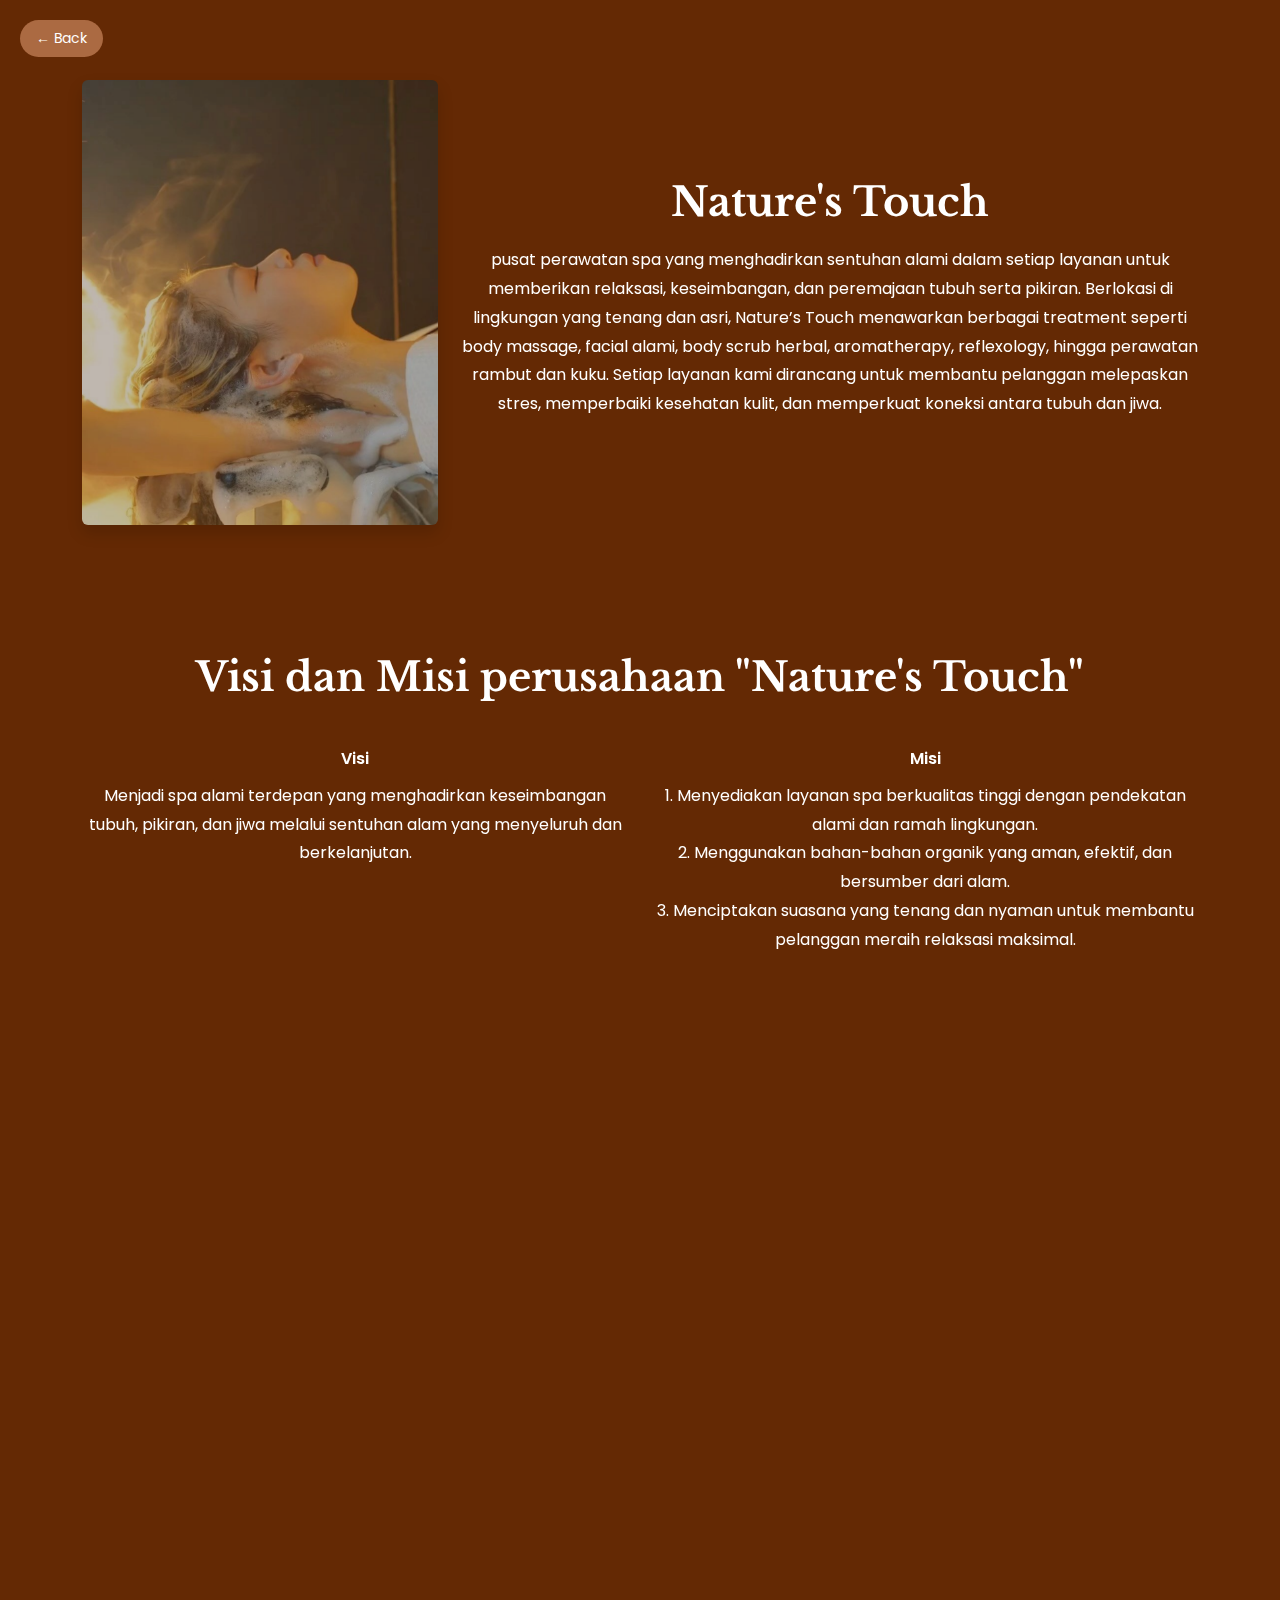
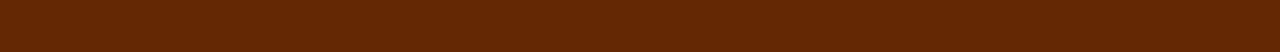
<file: nature's touch/treatment website/aboutus.html>
<!DOCTYPE html>
<html lang="en">
  <head>
    <title>About Us</title>
    <meta charset="UTF-8" />
    <meta name="viewport" content="width=device-width, initial-scale=1.0" />

    <!-- Bootstrap -->
    <link
      href="https://cdn.jsdelivr.net/npm/bootstrap@5.3.3/dist/css/bootstrap.min.css"
      rel="stylesheet"
    />

    <!-- Custom Styles -->
    <link rel="stylesheet" href="style4.css" />

    <!-- Google Fonts -->
    <link
      href="https://fonts.googleapis.com/css2?family=Libre+Baskerville&family=Josefin+Sans&family=Poppins&display=swap"
      rel="stylesheet"
    />

    <!-- AOS -->
    <link
      href="https://cdn.jsdelivr.net/npm/aos@2.3.4/dist/aos.css"
      rel="stylesheet"
    />
  </head>
  <body>
    <button class="back-button" onclick="history.back()">← Back</button>

    <!-- About Us -->
    <section id="about-us" class="section-padding bg-white">
      <div class="container">
        <div class="row align-items-center">
          <div
            class="col-lg-4 mb-4 mb-lg-0"
            data-aos="zoom-in"
            data-aos-delay="300"
          >
            <img
              src="pink asset/card1.png"
              alt="About Us"
              class="img-fluid rounded shadow"
            />
          </div>
          <div class="col-lg-8 mt-2" data-aos="fade-left" data-aos-delay="500">
            <div class="about-us-text text-center">
              <h2 class="section-title"> Nature's Touch </h2>
              <p class="about-description">
                pusat perawatan spa yang menghadirkan sentuhan alami dalam setiap layanan untuk memberikan relaksasi, keseimbangan, dan peremajaan tubuh serta pikiran. Berlokasi di lingkungan yang tenang dan asri, Nature’s Touch menawarkan berbagai treatment seperti body massage, facial alami, body scrub herbal, aromatherapy, reflexology, hingga perawatan rambut dan kuku. Setiap layanan kami dirancang untuk membantu pelanggan melepaskan stres, memperbaiki kesehatan kulit, dan memperkuat koneksi antara tubuh dan jiwa.
              </p>
            </div>
          </div>
        </div>
      </div>
    </section>

    <!-- Visi & Misi -->
    <section class="py-5 bg-white text-center">
      <div class="container">
        <h2 class="section-title" data-aos="fade-down" data-aos-delay="200">
          Visi dan Misi perusahaan "Nature's Touch"
        </h2>
        <div class="row g-4 mt-3">
          <div class="col-md-6" data-aos="fade-up" data-aos-delay="300">
            <h4 class="fw-semibold">Visi</h4>
            <p class="text-muted">
              Menjadi spa alami terdepan yang menghadirkan keseimbangan tubuh, pikiran, 
              dan jiwa melalui sentuhan alam yang menyeluruh dan berkelanjutan.
            </p>
          </div>
          <div class="col-md-6" data-aos="fade-up" data-aos-delay="400">
            <h4 class="fw-semibold">Misi</h4>
            <p class="text-muted">
              1. Menyediakan layanan spa berkualitas tinggi dengan pendekatan alami dan ramah lingkungan. </br>
              2. Menggunakan bahan-bahan organik yang aman, efektif, dan bersumber dari alam. </br>
              3. Menciptakan suasana yang tenang dan nyaman untuk membantu pelanggan meraih relaksasi maksimal.

            </p>
          </div>
        </div>
      </div>
    </section>

    <!-- Gallery -->
    <section id="gallery" class="py-5 bg-white text-center">
      <div class="container" data-aos="fade-down" data-aos-delay="200">
        <h2 class="section-title"> Our Journey </h2>
        <div class="row">
          <div class="col-lg-4 mb-4" data-aos="zoom-in" data-aos-delay="300">
            <img
              src="pink asset/card2.png"
              alt="Gallery"
              class="img-fluid rounded shadow"
            />
          </div>
          <div class="col-lg-4 mb-4" data-aos="zoom-in" data-aos-delay="400">
            <img
              src="pink asset/card3.png"
              alt="Gallery"
              class="img-fluid rounded shadow"
            />
          </div>
          <div class="col-lg-4 mb-4" data-aos="zoom-in" data-aos-delay="500">
            <img
              src="pink asset/card4.png"
              alt="Gallery"
              class="img-fluid rounded shadow"
            />
          </div>
        </div>
      </div>
    </section>

    <!-- JS -->
    <script src="https://cdn.jsdelivr.net/npm/bootstrap@5.3.3/dist/js/bootstrap.bundle.min.js"></script>
    <script src="https://cdn.jsdelivr.net/npm/aos@2.3.4/dist/aos.js"></script>
    <script>
      AOS.init({
        duration: 1000,
        once: true,
      })
    </script>
  </body>
</html>
</file>
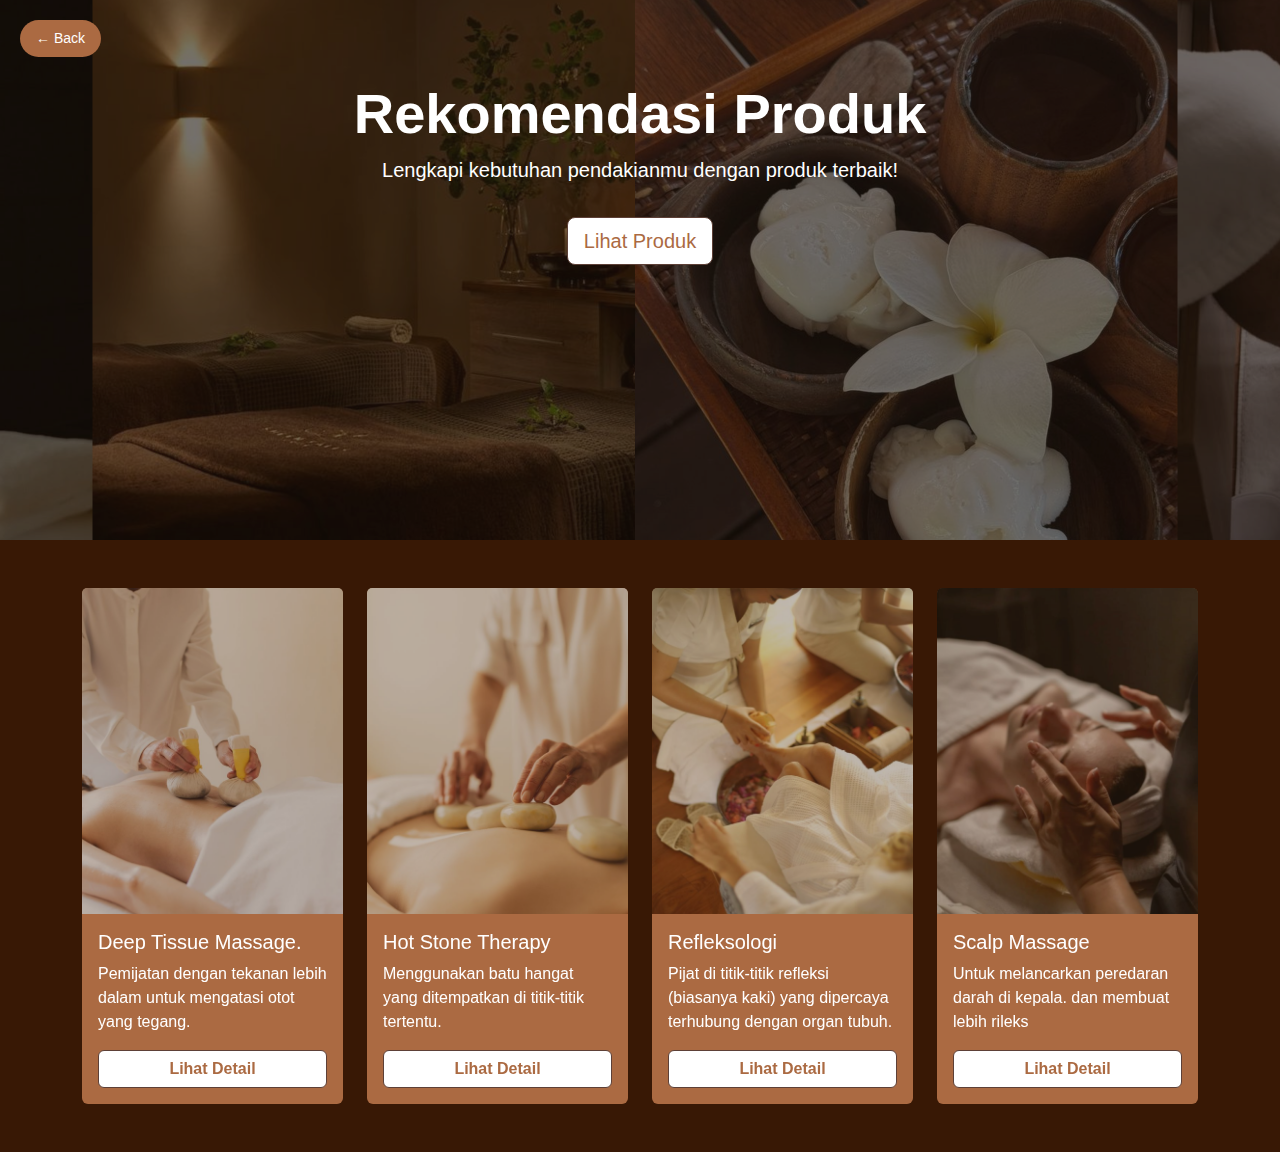
<file: nature's touch/treatment website/catalogue.html>
<!DOCTYPE html>
<html lang="id">
  <head>
    <meta charset="UTF-8" />
    <meta name="viewport" content="width=device-width, initial-scale=1" />
    <title>Produk Nature's Touch </title>
    <link
      href="https://cdn.jsdelivr.net/npm/bootstrap@5.3.3/dist/css/bootstrap.min.css"
      rel="stylesheet"
    />
    <link href="https://unpkg.com/aos@2.3.4/dist/aos.css" rel="stylesheet" />
    <link rel="stylesheet" href="style3.css" />
  </head>
  <body>

    <!-- Hero Section -->
    <section class="hero-highlight text-white text-center" data-aos="fade-up">
      <div class="overlay"></div>
      <div class="container position-relative">
        <h1 class="display-4 fw-bold">Rekomendasi Produk</h1>
        <p class="lead">
          Lengkapi kebutuhan pendakianmu dengan produk terbaik!
        </p>
        <a href="#catalogue.html" class="btn btn-warning btn-lg mt-3">Lihat Produk</a>
      </div>
    </section>
    <button class="back-button" onclick="history.back()">← Back</button>

    <!-- Card Produk -->
    <section class="container py-5" id="produk">
      <div class="row g-4">
        <!-- Produk 1 -->
        <div class="col-md-6 col-lg-3" data-aos="zoom-in" data-aos-delay="100">
          <div class="card bg-dark text-white h-100">
            <img
              src="pink asset/produk1.png"
              class="card-img-top"
              alt="Carrier Gunung"
            />
            <div class="card-body">
              <h5 class="card-title"> Deep Tissue Massage. </h5>
              <p class="card-text">
                Pemijatan dengan tekanan lebih dalam untuk mengatasi otot yang tegang.

              </p>
              <button
                class="btn btn-warning btn-detail w-100"
                data-bs-toggle="modal"
                data-bs-target="#detailModal"
                data-title="Deep Tissue Massage."
                data-desc="Tujuan dari Deep Tissue Massage adalah untuk mengatasi ketegangan otot yang kronis dan memperbaiki masalah pada jaringan otot yang lebih dalam. Terapi ini dirancang untuk meningkatkan sirkulasi darah dan aliran oksigen ke dalam otot, sehingga membantu mempercepat proses penyembuhan dan mengurangi peradangan."
              >
                Lihat Detail
              </button>
            </div>
          </div>
        </div>

        <!-- Produk 2 -->
        <div class="col-md-6 col-lg-3" data-aos="zoom-in" data-aos-delay="200">
          <div class="card bg-dark text-white h-100">
            <img
              src="pink asset/produk2.png"
              class="card-img-top"
              alt="Sepatu Hiking"
            />
            <div class="card-body">
              <h5 class="card-title">Hot Stone Therapy </h5>
              <p class="card-text">
                Menggunakan batu hangat yang ditempatkan di titik-titik tertentu.
              </p>
              <button
                class="btn btn-warning btn-detail w-100"
                data-bs-toggle="modal"
                data-bs-target="#detailModal"
                data-title="Hot Stone Therapy"
                data-desc="Tujuan dari Hot Stone Therapy adalah untuk memberikan relaksasi yang mendalam dan meredakan ketegangan otot serta stres emosional. Terapi ini menggunakan batu yang dipanaskan dan ditempatkan pada titik-titik tertentu di tubuh guna membantu memperlancar sirkulasi darah dan energi, sehingga tubuh dapat lebih cepat mengalami pemulihan."
              >
                Lihat Detail
              </button>
            </div>
          </div>
        </div>

        <!-- Produk 3 -->
        <div class="col-md-6 col-lg-3" data-aos="zoom-in" data-aos-delay="300">
          <div class="card bg-dark text-white h-100">
            <img
              src="pink asset/produk3.png"
              class="card-img-top"
              alt="Tenda Camping"
            />
            <div class="card-body">
              <h5 class="card-title"> Refleksologi </h5>
              <p class="card-text">
                Pijat di titik-titik refleksi (biasanya kaki) yang dipercaya terhubung dengan organ tubuh.
              </p>
              <button
                class="btn btn-warning btn-detail w-100"
                data-bs-toggle="modal"
                data-bs-target="#detailModal"
                data-title=" Refleksologi"
                data-desc="Terapi ini bertujuan untuk memperlancar sirkulasi darah, meningkatkan fungsi saraf, serta membantu menghilangkan racun dari dalam tubuh melalui sistem limfatik. Selain itu, refleksiologi juga bermanfaat untuk meredakan stres, mengurangi ketegangan otot, dan menyeimbangkan energi tubuh. "
              >
                Lihat Detail
              </button>
            </div>
          </div>
        </div>

        <!-- Produk 4 -->
        <div class="col-md-6 col-lg-3" data-aos="zoom-in" data-aos-delay="400">
          <div class="card bg-dark text-white h-100">
            <img
              src="pink asset/produk4.png"
              class="card-img-top"
              alt="Jaket Outdoor"
            />
            <div class="card-body">
              <h5 class="card-title">Scalp Massage </h5>
              <p class="card-text"> Untuk melancarkan peredaran darah di kepala. dan membuat lebih rileks </p>
              <button
                class="btn btn-warning btn-detail w-100"
                data-bs-toggle="modal"
                data-bs-target="#detailModal"
                data-title="Scalp Massage"
                data-desc="Tujuan dari Scalp Massage adalah untuk merangsang aliran darah ke kulit kepala, yang dapat membantu menutrisi folikel rambut dan mendorong pertumbuhan rambut yang sehat. Pijatan pada kulit kepala juga bertujuan untuk mengurangi ketegangan otot di area kepala, leher, dan bahu, sehingga dapat meredakan sakit kepala, migrain, dan stres."
              >
                Lihat Detail
              </button>
            </div>
          </div>
        </div>
      </div>
    </section>

    <!-- Modal -->
    <div
      class="modal fade"
      id="detailModal"
      tabindex="-1"
      aria-labelledby="detailModalLabel"
      aria-hidden="true"
    >
      <div class="modal-dialog">
        <div class="modal-content text-white bg-dark">
          <div class="modal-header">
            <h5 class="modal-title" id="detailModalLabel">Judul Produk</h5>
            <button
              type="button"
              class="btn-close btn-close-white"
              data-bs-dismiss="modal"
              aria-label="Close"
            ></button>
          </div>
          <div class="modal-body" id="modal-desc">
            Deskripsi produk akan muncul di sini.
          </div>
        </div>
      </div>
    </div>

    <script src="https://cdn.jsdelivr.net/npm/bootstrap@5.3.3/dist/js/bootstrap.bundle.min.js"></script>
    <script src="https://unpkg.com/aos@2.3.4/dist/aos.js"></script>
    <script>
      AOS.init({
        duration: 1000,
        once: true,
      })
    </script>
    <script src="catalogue.js"></script>
  </body>
</html>
</file>
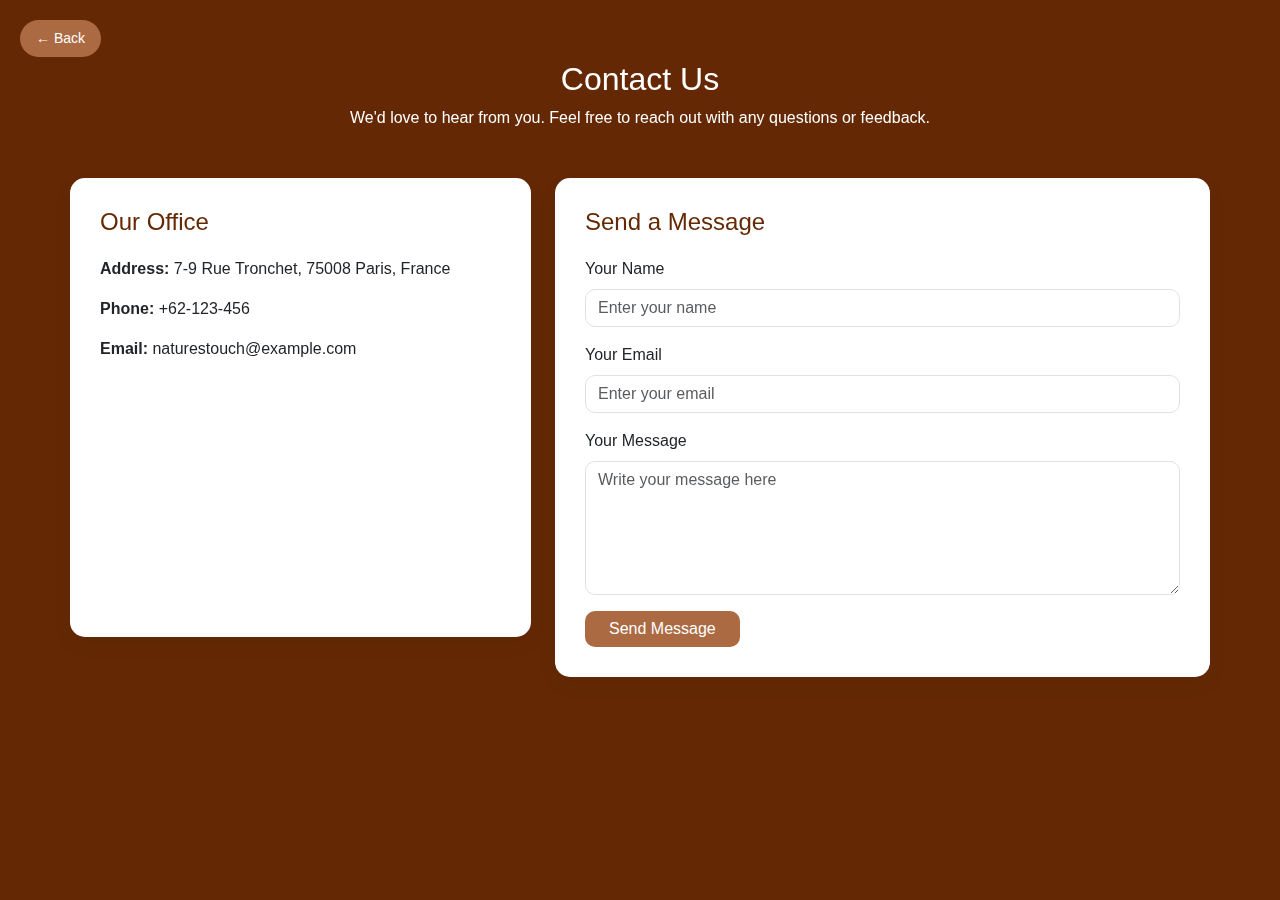
<file: nature's touch/treatment website/contactform.html>
<!DOCTYPE html>
<html lang="en">
  <head>
    <meta charset="UTF-8" />
    <meta name="viewport" content="width=device-width, initial-scale=1" />
    <title>Contact Us</title>
    <link
      href="https://cdn.jsdelivr.net/npm/bootstrap@5.3.2/dist/css/bootstrap.min.css"
      rel="stylesheet"
    />
    <link href="style1.css" rel="stylesheet" />
    <link href="https://unpkg.com/aos@2.3.4/dist/aos.css" rel="stylesheet" />
  </head>
  <body>
    <button class="back-button" onclick="history.back()">← Back</button>
    
    <div class="container contact-section">
      <div class="text-center mb-5" data-aos="fade-down">
        <h2>Contact Us</h2>
        <p class="text-muted">
          We'd love to hear from you. Feel free to reach out with any questions
          or feedback.
        </p>
      </div>

      <div class="row g-4">
        <!-- Contact Info -->
        <div class="col-md-5" data-aos="fade-right">
          <div class="contact-info">
            <h4>Our Office</h4>
            <p>
              <strong>Address:</strong> 7-9 Rue Tronchet, 75008 Paris, France
            </p>
            <p><strong>Phone:</strong> +62-123-456 </p>
            <p><strong>Email:</strong> naturestouch@example.com</p>

            <!-- Google Maps -->
            <div class="map-responsive" data-aos="zoom-in">
              <iframe
                src="https://www.google.com/maps/embed?pb=!1m18!1m12!1m3!1d2624.310903767094!2d2.3252204999999995!3d48.87134939999999!2m3!1f0!2f0!3f0!3m2!1i1024!2i768!4f13.1!3m3!1m2!1s0x47e66fc250864575%3A0x1590151d0ba232bf!2sEPILIUM%20%26%20SKIN%20-%20Epilation%20laser%20Paris%20-%20M%C3%A9decine%20Esthetique!5e0!3m2!1sen!2sid!4v1747719388098!5m2!1sen!2sid"
                allowfullscreen=""
                loading="lazy"
                referrerpolicy="no-referrer-when-downgrade"
                style="width: 100%; height: 250px; border: 0"
              >
              </iframe>
            </div>
          </div>
        </div>

        <!-- Contact Form -->
        <div class="col-md-7" data-aos="fade-left">
          <div class="contact-info">
            <h4>Send a Message</h4>
            <form>
              <div class="mb-3" data-aos="fade-up" data-aos-delay="100">
                <label for="name" class="form-label">Your Name</label>
                <input
                  type="text"
                  class="form-control"
                  id="name"
                  placeholder="Enter your name"
                  required
                />
              </div>
              <div class="mb-3" data-aos="fade-up" data-aos-delay="200">
                <label for="email" class="form-label">Your Email</label>
                <input
                  type="email"
                  class="form-control"
                  id="email"
                  placeholder="Enter your email"
                  required
                />
              </div>
              <div class="mb-3" data-aos="fade-up" data-aos-delay="300">
                <label for="message" class="form-label">Your Message</label>
                <textarea
                  class="form-control"
                  id="message"
                  rows="5"
                  placeholder="Write your message here"
                  required
                ></textarea>
              </div>
              <div data-aos="fade-up" data-aos-delay="400">
                <button type="submit" class="btn btn-primary px-4">
                  Send Message
                </button>
              </div>
            </form>
          </div>
        </div>
      </div>
    </div>

    <script src="https://cdn.jsdelivr.net/npm/bootstrap@5.3.2/dist/js/bootstrap.bundle.min.js"></script>
    <script src="https://unpkg.com/aos@2.3.4/dist/aos.js"></script>
    <script>
      AOS.init({
        duration: 1000,
        once: true,
      })
    </script>
  </body>
</html>
</file>
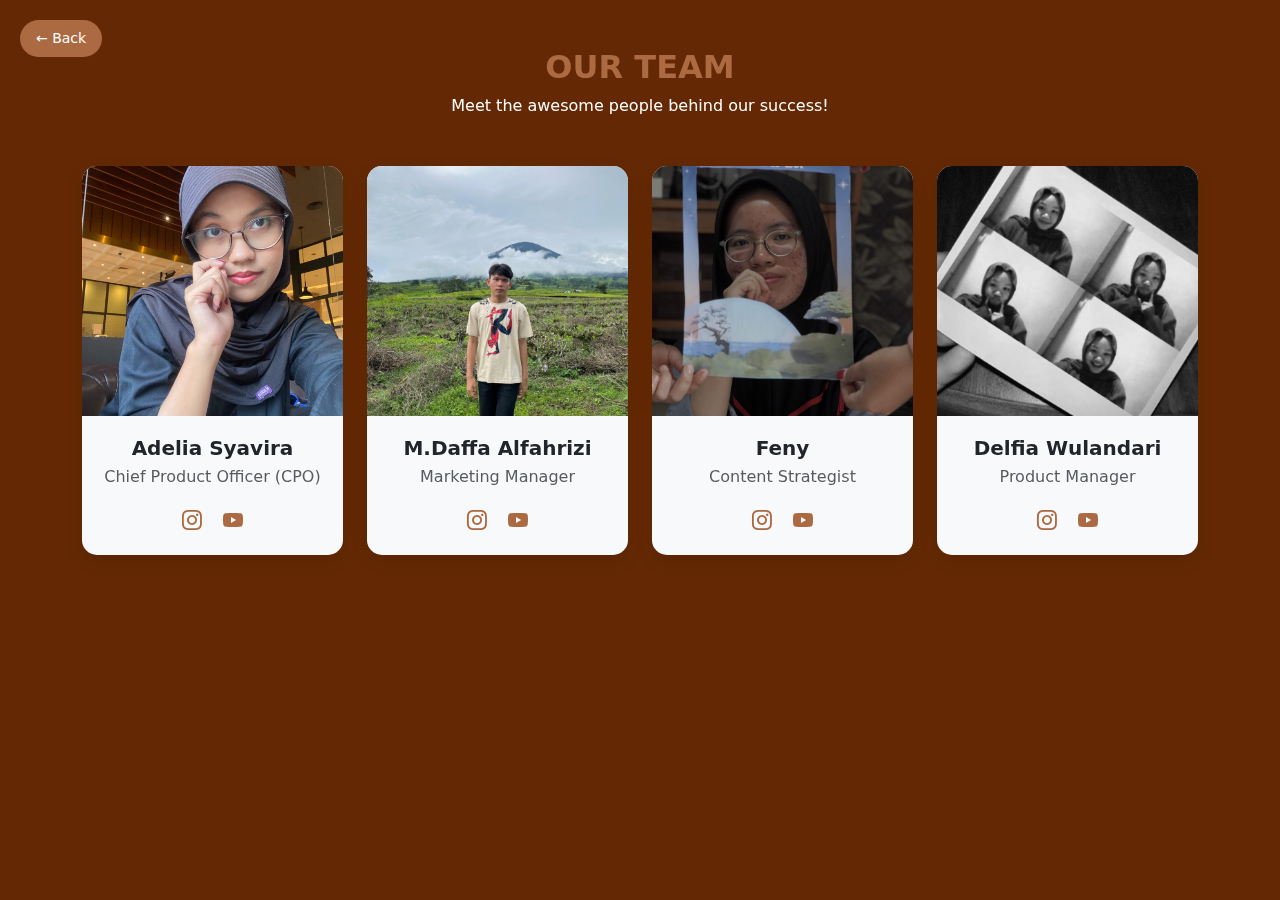
<file: nature's touch/treatment website/ourteam.html>
<!DOCTYPE html>
<html lang="en">
  <head>
    <meta charset="UTF-8" />
    <meta name="viewport" content="width=device-width, initial-scale=1.0" />
    <title>Our Team</title>

    <!-- Bootstrap -->
    <link
      href="https://cdn.jsdelivr.net/npm/bootstrap@5.3.2/dist/css/bootstrap.min.css"
      rel="stylesheet"
    />
    <link
      href="https://cdn.jsdelivr.net/npm/bootstrap-icons@1.10.5/font/bootstrap-icons.css"
      rel="stylesheet"
    />
    <link href="style2.css" rel="stylesheet" />

    <!-- AOS -->
    <link href="https://unpkg.com/aos@2.3.4/dist/aos.css" rel="stylesheet" />
  </head>
  <body>
    <button class="back-button" onclick="history.back()">← Back</button>

    <section class="team-section py-5">
      <div class="container">
        <div class="team-title text-center mb-5" data-aos="fade-down">
          <h2 class="fw-bold">OUR TEAM</h2>
          <p class="text-muted">Meet the awesome people behind our success! </p>
        </div>

        <div class="row g-4">
          <!-- Member 1 -->
          <div
            class="col-md-6 col-lg-3"
            data-aos="fade-up"
            data-aos-delay="100"
          >
            <div class="card team-card">
              <img src="pink asset/adelia s..jpg" alt="Team Member" class="team-img" />
              <div class="team-info">
                <h5>Adelia Syavira</h5>
                <p class="text-muted">Chief Product Officer (CPO)</p>
                <div class="social-icons">
                  <a href="https://www.instagram.com/syaviradl._?igsh=MXY1ZXBmOTE3bHgzYQ=="><i class="bi bi-instagram"></i></a>
                  <a href="https://youtube.com/@02.adeliasyavira94?si=pR5dXFoZf7-zzjTh"><i class="bi bi-youtube"></i></a>
                </div>
              </div>
            </div>
          </div>

          <!-- Member 2 -->
          <div
            class="col-md-6 col-lg-3"
            data-aos="fade-up"
            data-aos-delay="200"
          >
            <div class="card team-card">
              <img
                src="pink asset/daffa.jpg"
                alt="Team Member"
                class="team-img"
              />
              <div class="team-info">
                <h5>M.Daffa Alfahrizi</h5>
                <p class="text-muted">Marketing Manager</p>
                <div class="social-icons">
                  <a
                    href="https://www.instagram.com/dafaaall__?igsh=MWoyNW9pMzdtcDdtOA%3D%3D&utm_source=qr"
                    ><i class="bi bi-instagram"></i
                  ></a>
                  <a href="https://youtube.com/@daffaalfhrz?si=cF1DdAjatrjDrSL_"
                    ><i class="bi bi-youtube"></i
                  ></a>
                </div>
              </div>
            </div>
          </div>

          <!-- Member 3 -->
          <div
            class="col-md-6 col-lg-3"
            data-aos="fade-up"
            data-aos-delay="300"
          >
            <div class="card team-card">
              <img
                src="pink asset/feny.jpg"
                alt="Team Member"
                class="team-img"
              />
              <div class="team-info">
                <h5>Feny</h5>
                <p class="text-muted">Content Strategist</p>
                <div class="social-icons">
                  <a
                    href="https://www.instagram.com/fpenn_7?igsh=MWNrZTY2b2p1dWpxdg=="
                    ><i class="bi bi-instagram"></i
                  ></a>
                  <a href="https://youtube.com/@rimm1244?si=Skopo-WQRC7CUDIv"
                    ><i class="bi bi-youtube"></i
                  ></a>
                </div>
              </div>
            </div>
          </div>

          <!-- Member 4 -->
          <div
            class="col-md-6 col-lg-3"
            data-aos="fade-up"
            data-aos-delay="400"
          >
            <div class="card team-card">
              <img
                src="pink asset/delfia.jpg"
                alt="Team Member"
                class="team-img"
              />
              <div class="team-info">
                <h5>Delfia Wulandari</h5>
                <p class="text-muted">Product Manager</p>
                <div class="social-icons">
                  <a
                    href="https://www.instagram.com/delfiawulndr?igsh=MWNyOG9ydzZlZjBjYg=="
                    ><i class="bi bi-instagram"></i
                  ></a>
                  <a href="https://youtube.com/@delfiawd?si=Nph0Rxnh2XjMb-eX"
                    ><i class="bi bi-youtube"></i
                  ></a>
                </div>
              </div>
            </div>
          </div>
        </div>
      </div>
    </section>

    <!-- JS Libraries -->
    <script src="https://cdn.jsdelivr.net/npm/bootstrap@5.3.2/dist/js/bootstrap.bundle.min.js"></script>

    <!-- AOS -->
    <script src="https://unpkg.com/aos@2.3.4/dist/aos.js"></script>
    <script>
      AOS.init({
        duration: 1000,
        once: true,
      })
    </script>
  </body>
</html>
</file>
<file: nature's touch/treatment website/style4.css>
/* Font family global */
body {
  font-family: 'Poppins', sans-serif;
  background-color: #642904; 
  color: white;
  margin: 0;
  padding: 0;
}

/* ===== Back Button ===== */
.back-button {
  position: absolute;
  top: 20px;
  left: 20px;
  background-color: #ab6a42;
  color: #fff;
  border: none;
  padding: 8px 16px;
  border-radius: 20px;
  font-size: 14px;
  cursor: pointer;
  transition: background-color 0.3s ease;
}

.back-button:hover {
  background-color: #642904;
  color: #fff;
}

.section-title {
  font-family: 'Libre Baskerville', serif;
  font-size: 2.5rem;
  font-weight: bold;
  color: white;
  margin-bottom: 20px;
}


.about-description,
p,
h4 {
  color: white;
  font-size: 1rem;
  line-height: 1.8;
}


.img-fluid {
  border-radius: 12px;
}


.text-muted {
  color: white !important;
}


.section-padding {
  padding: 80px 0;
}


.bg-white {
  background-color: #642904 !important; 
}


.text-center {
  text-align: center;
}


.shadow {
  box-shadow: 0 4px 20px #642904;
}


.mt-2 {
  margin-top: 0.5rem;
}

.mb-4 {
  margin-bottom: 1.5rem;
}

/* Responsive tweaks */
@media (max-width: 768px) {
  .section-title {
    font-size: 2rem;
  }

  .about-description {
    font-size: 0.95rem;
  }
}
</file>
<file: nature's touch/treatment website/style3.css>
* {
  box-sizing: border-box;
}

body {
  overflow-x: hidden;
}

/* ===== Back Button ===== */
.back-button {
  position: absolute;
  top: 20px;
  left: 20px;
  background-color: #ab6a42;
  color: #fff;
  border: none;
  padding: 8px 16px;
  border-radius: 20px;
  font-size: 14px;
  cursor: pointer;
  transition: background-color 0.3s ease;
}

.back-button:hover {
  background-color: #642904;
  color: #fff;
}

.section-title {
  font-family: 'Libre Baskerville', serif;
  font-size: 2.5rem;
  font-weight: bold;
  color: white;
  margin-bottom: 20px;
}

/* Hero Section */
.hero-highlight {
  background: url('pink asset/slide4.png') center/cover no-repeat;
  height: 450px;
  position: relative;
  padding: 80px 20px;
  overflow: hidden;
}

.hero-highlight .overlay {
  position: absolute;
  top: 0;
  left: 0;
  background-color: rgba(0, 0, 0, 0.5);
  width: 100%;
  height: 100%;
  z-index: 1;
}

/* Umum */
body {
  font-family: 'Poppins', sans-serif;
  background-color: #381805; /* Coklat gelap */
  color: white;
}

/* Hero Section */
.hero-highlight {
  background-color: #ab6a42; 
  height: 60vh;
  position: relative;
}

.hero-highlight .overlay {
  background-color: rgba(0, 0, 0, 0.4); 
}

.hero-highlight .container {
  z-index: 1;
}

.hero-highlight h1,
.hero-highlight p {
  color: white;
}


.btn.btn-warning,
.btn.btn-warning:focus,
.btn.btn-warning:hover {
  background-color: #ffffff !important;
  color: #ab6a42 !important;
  border: 1px solid #5d4037;
  transition: all 0.3s ease;
}


.card.bg-dark {
  background-color: #ab6a42 !important; 
  border: none;
  color: white;
}


.card .card-title,
.card .card-text {
  color: white;
}


.btn-detail {
  background-color: white !important;
  color: #ab6a42 !important;
  border: 1px solid #ab6a42;
  font-weight: 600;
  transition: 0.3s ease;
}

.btn-detail:hover {
  background-color: #f5f5f5 !important;
  color: #642904 !important;
}


.modal-content.bg-dark {
  background-color: #381805 !important;
  color: white;
}

.modal-header .btn-close {
  filter: invert(1);
}


@media (max-width: 768px) {
  .hero-highlight {
    height: auto;
    padding: 3rem 0;
  }
}
</file>
<file: nature's touch/treatment website/style1.css>
body {
  background: #642904;
  font-family: 'Segoe UI', sans-serif;
}

/* ===== Back Button ===== */
.back-button {
  position: absolute;
  top: 20px;
  left: 20px;
  background-color: #ab6a42;
  color: #fff;
  border: none;
  padding: 8px 16px;
  border-radius: 20px;
  font-size: 14px;
  cursor: pointer;
  transition: background-color 0.3s ease;
}

.back-button:hover {
  background-color: #642904;
  color: #fff;
}

.section-title {
  font-family: 'Libre Baskerville', serif;
  font-size: 2.5rem;
  font-weight: bold;
  color: white;
  margin-bottom: 20px;
}

.contact-section {
  padding: 60px 0;
}

.contact-section h2,
.contact-section .text-muted {
  color: white !important;
}

.contact-info {
  background: #fff;
  padding: 30px;
  border-radius: 15px;
  box-shadow: 0 8px 20px rgba(0, 0, 0, 0.05);
}
.contact-info h4 {
  margin-bottom: 20px;
  color: #642904;
}
.form-control, .btn {
  border-radius: 10px;
}
.btn-primary {
  background-color: #ab6a42;
  border: none;
}
.btn-primary:hover {
  background-color: #ab6a42;
}
.map-responsive {
  overflow: hidden;
  padding-bottom: 56.25%;
  position: relative;
  height: 0;
  border-radius: 15px;
  margin-top: 20px;
}
.map-responsive iframe {
  left: 0;
  top: 0;
  height: 100%;
  width: 100%;
  position: absolute;
  border: 0;
}
</file>
<file: nature's touch/treatment website/style2.css>
body {
  background-color: #642904;
}
/* ===== Back Button ===== */
.back-button {
  position: absolute;
  top: 20px;
  left: 20px;
  background-color: #ab6a42;
  color: #fff;
  border: none;
  padding: 8px 16px;
  border-radius: 20px;
  font-size: 14px;
  cursor: pointer;
  transition: background-color 0.3s ease;
}

.back-button:hover {
  background-color: #642904;
  color: #fff;
}

.section-title {
  font-family: 'Libre Baskerville', serif;
  font-size: 2.5rem;
  font-weight: bold;
  color: white;
  margin-bottom: 20px;
}

.team-section {
  padding: 60px 0;
  
}

.team-title {
  text-align: center;
  margin-bottom: 50px;
  color: #ab6a42;
}
 .team-section .team-title .text-muted {
  color: white !important;
}


.team-card {
  background:#f8f9fa;
  border: none;
  border-radius: 15px;
  overflow: hidden;
  box-shadow: 0 6px 18px rgba(0, 0, 0, 0.1);
  transition: transform 0.3s ease;
}

.team-card:hover {
  transform: translateY(-10px);
}

.team-img {
  width: 100%;
  height: 250px;
  object-fit: cover;
}

.team-info {
  padding: 20px;
  text-align: center;
}

.team-info h5 {
  margin-bottom: 5px;
  font-weight: bold;
  color: 642904;
}

.social-icons a {
  margin: 0 8px;
  color:#ab6a42;
  font-size: 20px;
  transition: color 0.3s;
}

.social-icons a:hover {
  color: #642904;
}
</file>
